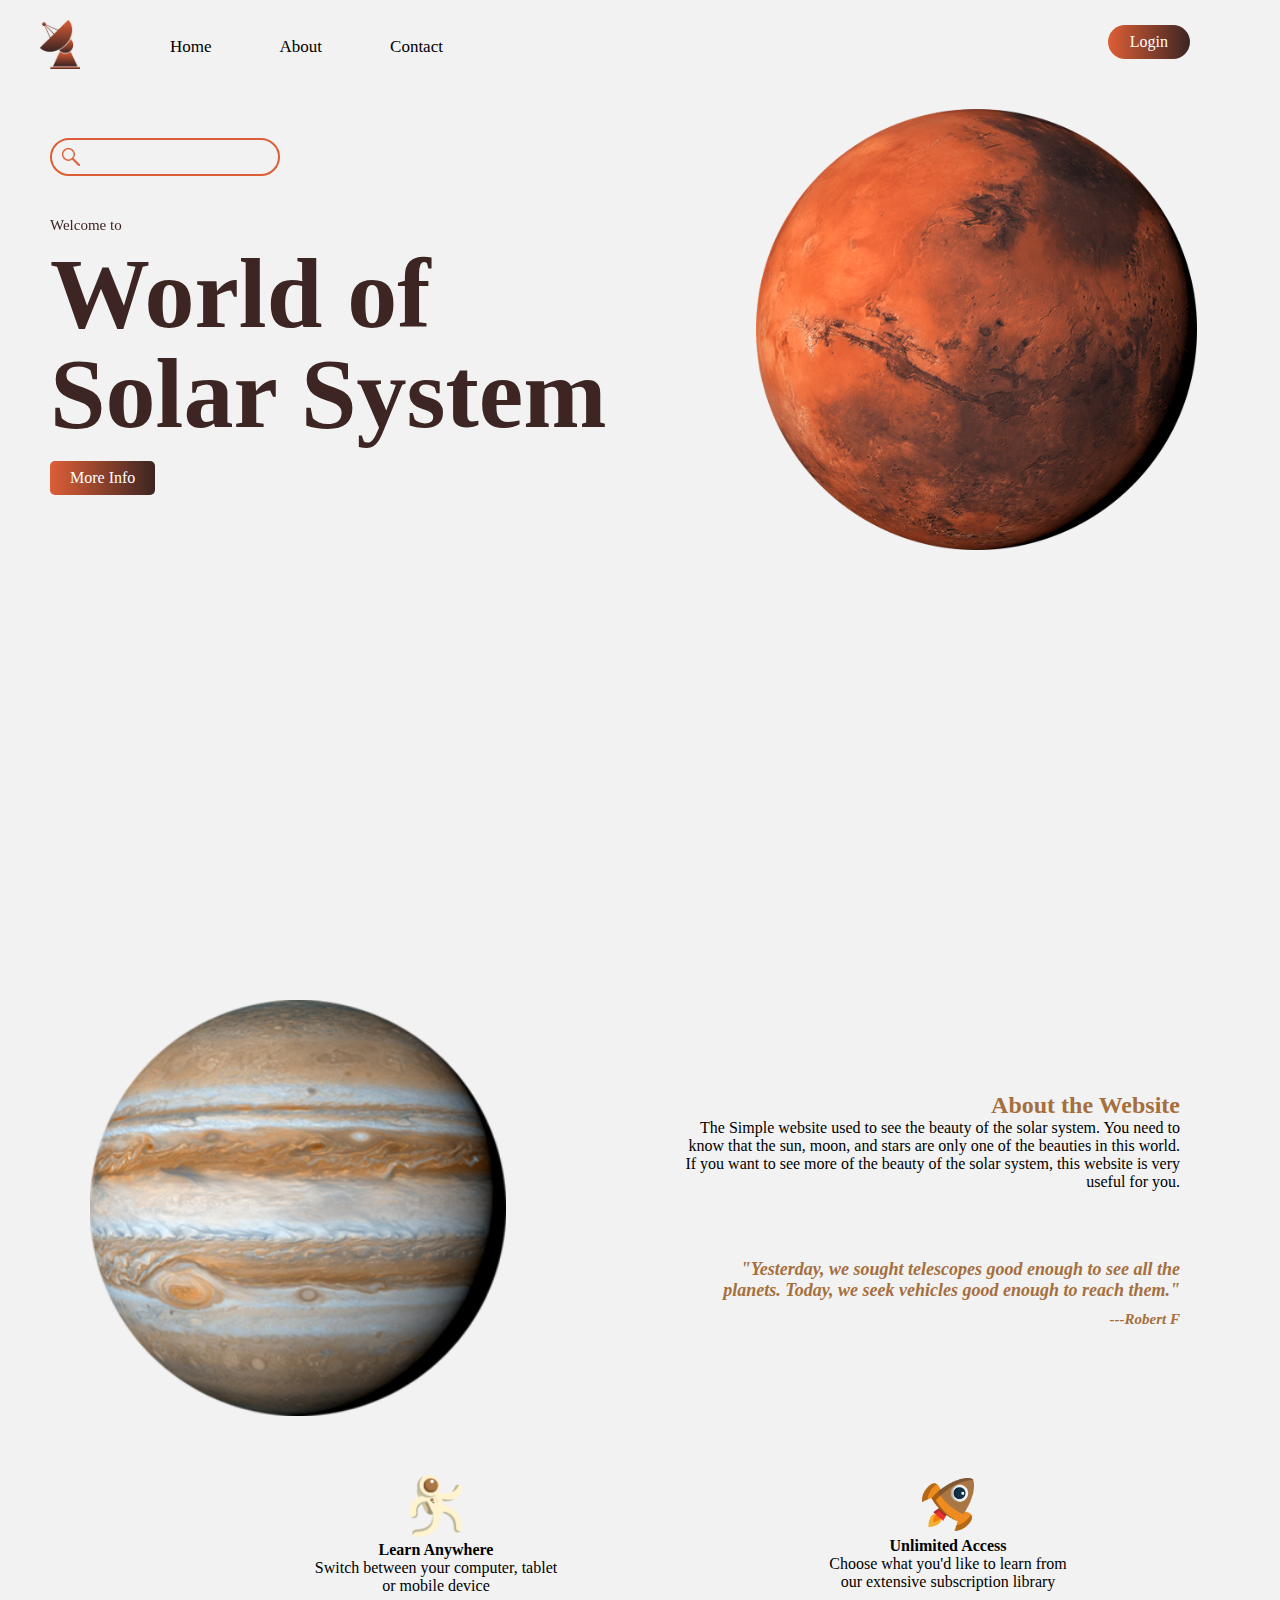
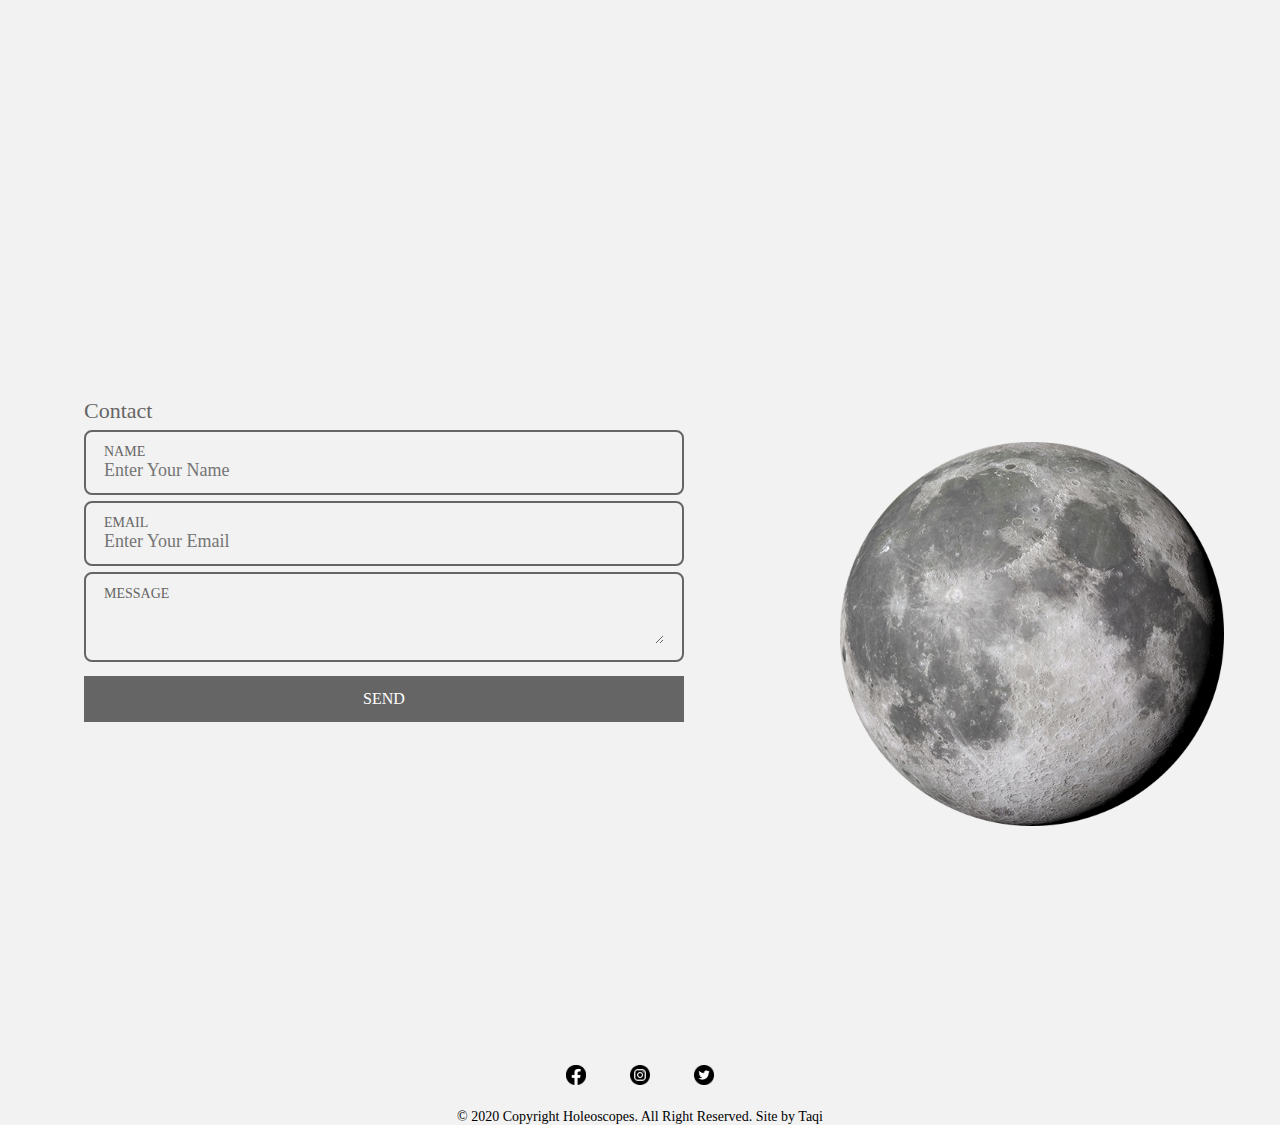
<file: index.html>
<!DOCTYPE html>
<html lang="en" dir="ltr">
  <head>
    <meta charset="UTF-8">
    <meta name="viewport" content="width=device-width, initial-scale=1.0">
    <link rel="stylesheet" href="project.css">
    <title>Holeoscopes</title>
  </head>
  <body>

    <div class="container">

      <section id="header">
        <div class="navbar">
          <div class="logo">
            <img src="images/logo2.png">
          </div>
          <nav>
            <ul>
              <li class="active"><a href="#home">Home</a></li>
              <li><a href="#about">About</a></li>
              <li><a href="#contact">Contact</a></li>
            </ul>
          </nav>
        </div>
      </section>


      <!--home -->
      <section id="home">
        <div class="menu">
          <ul>
            <li><a href="login.html" class="signup-btn"><span>Login</span></a></li>
          </ul>
        <div class="search">
        <img src="images/cari2.png">
        <input type="text">
        </div>
          <div class="col-1">
        <small>Welcome to</small>
        <h1>World of <br>Solar System</h1>
        <div class="button-dimensi">
            <a href="info.html" class="more-btn"><span>More Info</span></a>
        </div>
          </div>
        <div class="col-2">
        <img src="images/mars2.png" class="mars">
        </div>
        </div>
        </div>
            </div>

<!--about -->
<section id="about">
  <div class="about-1">
<img src="images/jupie2.png">
  </div>
  <div class="about-2">
<div class="about-text">
  <h1>About the Website</h1>
  <p>The Simple website used to see the beauty of the solar system. You need to know that the sun, moon, and stars are only one of the beauties
    in this world. If you want to see more of the beauty of the solar system, this website is very useful for you.</p><br>
<h3>"Yesterday, we sought telescopes good enough to see all the planets. Today, we seek vehicles good enough to reach them."</h3>
<h4>---Robert F</h4>
</div>
  </div>
  <div class="feat">
    <div class="feat-col">
<img src="images/astro.png">
<h4>Learn Anywhere</h4>
<p>Switch between your computer, tablet or mobile device</p>
    </div>

    <div class="feat-col">
      <img src="images/roket3.png">
      <h4>Unlimited Access</h4>
      <p>Choose what you'd like to learn from our extensive subscription library</p>
    </div>
  </div>
</section>

<!-- contact -->
<section id="contact">
  <div class="container contact-row">
    <div class="contact-left-col">
<h1>Contact</h1>
<div class="txtb">
  <label>Name</label>
  <input type="text" name="" value="" placeholder="Enter Your Name">
</div>

<div class="txtb">
  <label>Email</label>
  <input type="email" name="" value="" placeholder="Enter Your Email">
</div>

<div class="txtb">
  <label>Message</label>
<textarea></textarea>
</div>
<a class="btn">Send</a>

    </div>
    <div class="contact-right-col">
<img src="images/bulan.png">
<li></li>
    </div>
  </div>
</section>

<!-- footer -->
<section id="footer">
<div class="footer-main">
  <div class="social-links">
  <img src="images/fb2.png">
  <img src="images/ig.png">
  <img src="images/twt.png">
  <p>© 2020 Copyright Holeoscopes. All Right Reserved. Site by Taqi</p>
  </div>
</div>
</section>


  </body>
</html>
</file>
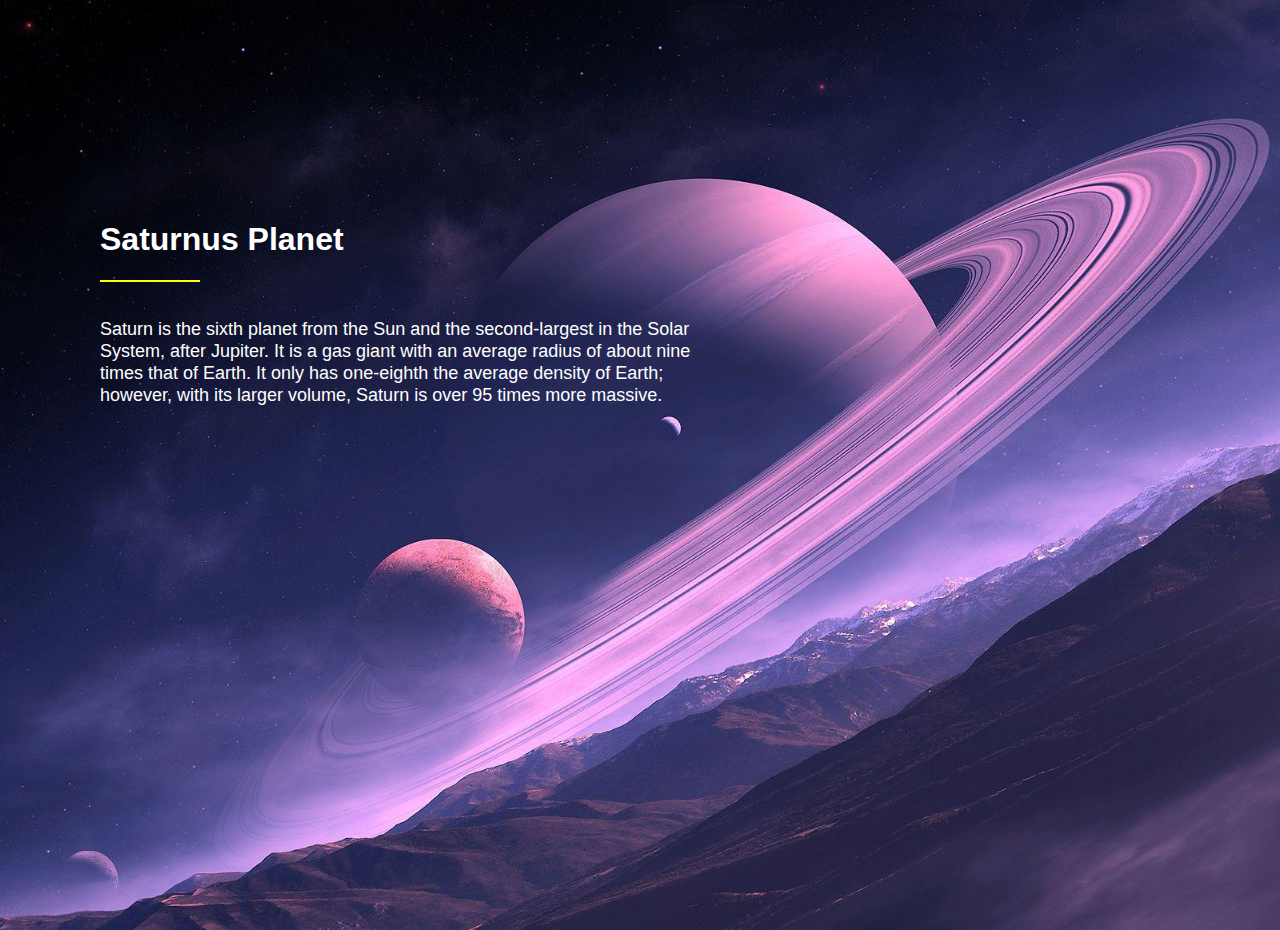
<file: info.html>
<!DOCTYPE html>
<html lang="en" dir="ltr">
  <head>
    <meta charset="utf-8">
    <meta name="viewport" content="width=device-width, initial-scale=1.0">
    <link rel="stylesheet" href="info.css">
    <title>More Info</title>
  </head>
  <body>
    <div class="banner1">
      <img src="images/lunar.jpg">
      <div class="text-box text-box1">
        <span></span>
        <h1>Lunar Eclipse</h1>
        <p>A lunar eclipse occurs when the Moon moves into the Earth's shadow.
           This can occur only when the Sun, Earth, and Moon are exactly or very closely aligned (in syzygy)
           with Earth between the other two, and only on the night of a full moon. The type and length of a
           lunar eclipse depend on the Moon's proximity to either node of its orbit.</p>
      </div>
    </div>

    <div class="banner2">
      <img src="images/milky.jpg">
      <div class="text-box text-box2">
        <span></span>
        <h1>Milky Way</h1>
        <p>The Milky Way is the galaxy that contains our Solar System, with the name describing the galaxy's appearance from Earth: a hazy
          band of light seen in the night sky formed from stars that cannot be individually distinguished by the naked eye</p>
      </div>
    </div>


    <div class="banner3">
      <img src="images/saturnus.jpg">
      <div class="text-box text-box3">
        <span></span>
        <h1>Saturnus Planet</h1>
        <p>Saturn is the sixth planet from the Sun and the second-largest in the Solar System, after Jupiter.
          It is a gas giant with an average radius of about nine times that of Earth.
          It only has one-eighth the average density of Earth; however, with its larger volume, Saturn is over 95 times more massive.</p>
      </div>
    </div>

    

  </body>
</html>
</file>
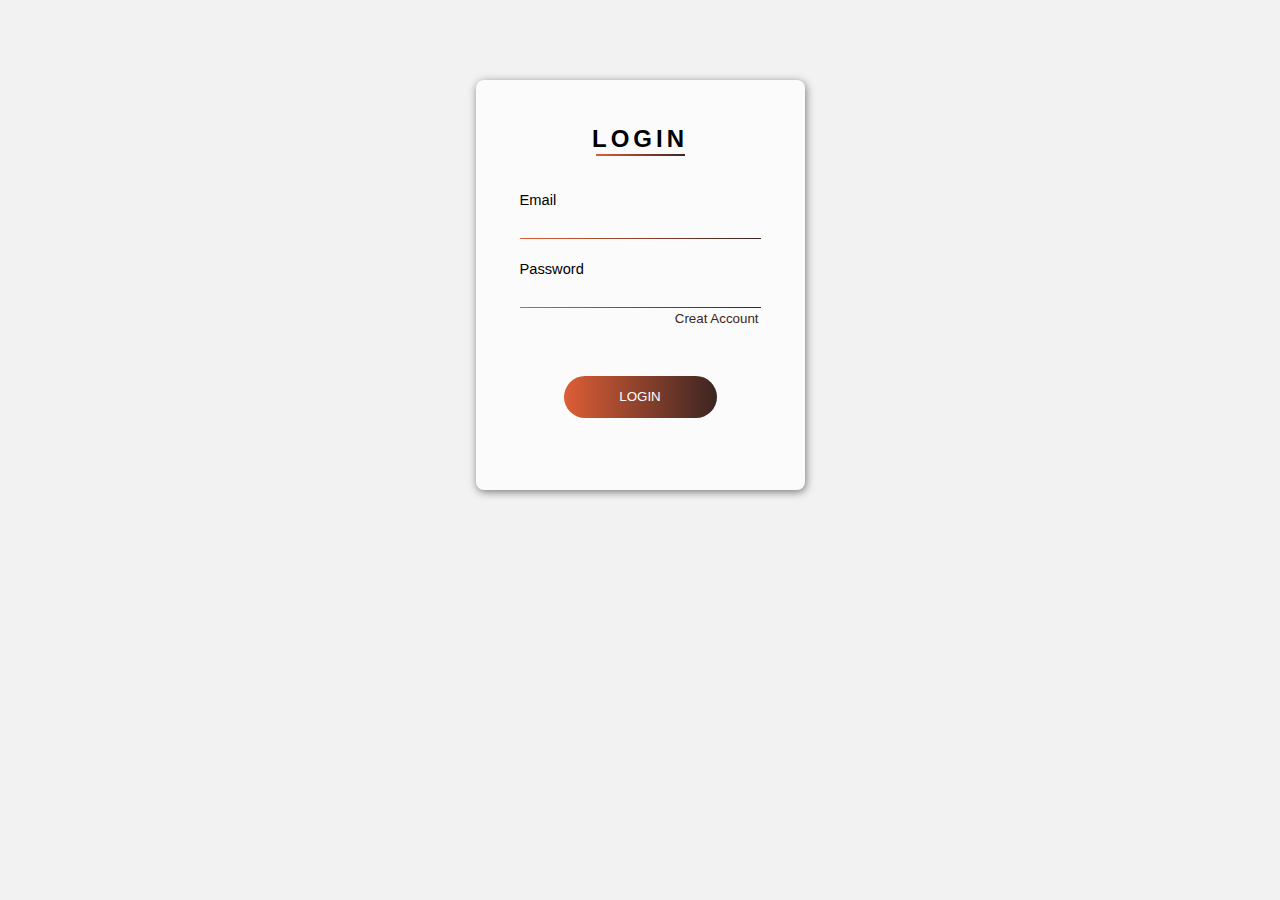
<file: login.html>
<!DOCTYPE html>
<html>

<head>
  <meta charset="utf-8" />
  <meta name="viewport" content="width=device-width, initial-scale=1.0">
  <link rel="stylesheet" href="login.css">
  <title>Login</title>
</head>

<body>
  <div id="card">
    <div id="card-content">
      <div id="card-title">
        <h2>LOGIN</h2>
        <div class="underline-title"></div>
      </div>
      <form method="post" class="form">
        <label for="user-email" style="padding-top:13px">
          Email
          </label>
        <input id="user-email" class="form-content" type="email" name="email" autocomplete="on" required />
        <div class="form-border"></div>
        <label for="user-password" style="padding-top:22px">Password
          </label>
        <input id="user-password" class="form-content" type="password" name="password" required />
        <div class="form-border"></div>
        <a href="#">
          <legend id="forgot-pass">Creat Account</legend>
        </a>
        <input id="submit-btn" type="submit" name="submit" value="LOGIN" />
      </form>
    </div>
  </div>
</body>

</html>
</file>
<file: project.css>
*{
  margin: 0;
  padding: 0;
  font-family:"Century Gothic";
}

.container{
  height: 100vh;
  widht: 100%;
  position:relative;
  background: #f2f2f2;
}
.navbar{
  background: #f2f2f2;
  width: 100%;
  position: fixed;
  display: flex;
  align-items: center;
  margin: auto;
}
.logo img{
  width: 40px;
  cursor: pointer;
  margin: 20px 48px;
  margin-left: 40px;
}
nav ul li{
  list-style: none;
  display: inline-block;
  margin-left: 20px;
  padding: 20px;
}
nav ul li a{
  text-decoration: none;
  color: #000000;
  font-size: 17px;
  padding: 5px 2px;
}
nav ul li a:hover{
  color: #DD5E36;
  border-bottom: 2px solid #DD5E36;
}
.menu li{
  font-size: 16px;
}

.signup-btn{
  top: 25px;
  right: 90px;
  position: absolute;
  text-decoration: none;
  color: #ffffff;
  border: none;
  border-radius: 20px;
  background: linear-gradient(to right, #DD5E36, #3C2522);

}
.signup-btn:hover{
  color: #e6e6e6;
  border: none;
     border-radius: 20px;
     box-shadow: 0px 1px 18px #DD5E36;
}
.signup-btn span{
  display: block;
  padding: 8px 22px;
}

.menu-icon{
 width: 23px;
cursor: pointer;
margin: 30px 0;
top: 4px;
right: 40px;
position: absolute;
}
.search{
  width: 230px;
  display: flex;
  align-items:center;
  margin-left: 50px;
  margin-top: 120px;
  box-sizing: border-box;
  padding: 8px 15px;
  border: 2px solid #DD5E36;
  border-radius: 20px;
}
.search img{
  height: 18px;
  margin-left: -5px;
  cursor: pointer;
}
.search input{
  width: 100%;
  outline: none;
  border: 0;
  color: #000000;
  background: transparent;
  font-size: 15px;
  margin-left: 8px;
}

.row{
  display: flex;
  justify-content: space-between;
  margin: 20px 0;

}
.col-1{
  position: relative;
  margin-left: 50px;
  margin-top: 40px;
}
.col-1 small{
  font-size: 15px;
  color: #3C2522;
}
.col-1 h1{
  font-size: 100px;
  margin: 10px 0 30px;
  line-height: 100px;
    color: #3C2522;
}

.more-btn{
  top: 245px;
  position: absolute;
  text-decoration: none;
  color: #ffffff;
  background: linear-gradient(to right, #DD5E36, #3C2522);
  border-radius: 5px;
}
.more-btn span{
  display: block;
  padding: 8px 20px;
}
.more-btn:hover{
  color: #e6e6e6;
  border: none;
     border-radius: 20px;
     box-shadow: 0px 1px 18px #DD5E36;
}

.col-2{
  position: relative;
  margin-top: -50px;
  margin-right: 20px;
  flex-basis: 100%
  display: flex;
  align-items: center;
}
.mars{
  width: 35%;
  margin-top: -25%;
  margin-left: 60%;

}

/*---about---*/

#about{
  background: #f2f2f2;
  padding: 100px 0;
  display: flex;
  align-items: center;
  flex-wrap: wrap;
}
.about-1{
  flex-basis: 50%;
}
.about-1 img{
  width: 65%;
  margin-left: 90px;
}
.about-2{
  flex-basis: 50%;
  text-align: right;
}
.about-text{
  max-width: 500px;
  margin-right: 100px;
  display: inline-block;
}
.about-text h1{
  font-size: 24px;
  color: #A56F3D;
}
.about-text h3{
  margin: 50px 0 10px;
  font-size: 18px;
  font-style: italic;
  color: #A56F3D;
}
.about-text h4{
  font-size: 15px;
  font-style: italic;
  color: #A56F3D;
}

.feat{
  padding-top: 50px;
  padding-bottom: 50px;
  width: 80%;
  margin-top: 5px;
  margin-left: 180px;
  display: flex;
  align-items: center;
  justify-content: space-around;
  flex-wrap: wrap;
}
.feat-col{
  flex-basis: 25%;
  text-align: center;
}
.feat-col img{
  width: 20%;
}


/*---contact---*/
.contact-row{
  background: #f2f2f2;
  display: flex;
  align-items: center;
  flex-wrap: wrap;
}
.contact-left-col, .contact-right-col{
  flex: 50%;
}
.contact-right-col{
  width: 100%;
}
.contact-right-col img{
  width: 30%;
  margin-left: 840px;
  margin-top: 100px;
}
.contact-left-col{
  width: 85%;
  max-width: 600px;
  position: absolute;
  margin-top: 100px;
  top: 35%;
  left: 30%;
  transform:translate(-50%, -50%);
  padding: 30px 40px;
  text-align: center;
}
.contact-left-col h1{
  margin-top: 0;
  margin-right: 93%;
  font-weight: 200;
  color: #666565;
  font-size: 22px;
}
.txtb{
  border: 2px solid #666565;
  margin: 6px 0;
  padding: 12px 18px;
  border-radius: 8px;
}
.txtb label{
  display: block;
  text-align: left;
  color:#666565;
  text-transform: uppercase;
  font-size: 14px;
}
.txtb input, .txtb textarea{
  width: 100%;
  border: none;
  background: none;
  outline: none;
  font-size: 18px;
  margin-right: 6px;
}
.btn{
  display: inline-block;
  background: #666565;
  padding: 14px 0;
  color: #ffff;
  text-transform: uppercase;
  cursor: pointer;
  margin-top: 8px;
  width: 100%;
}
.btn:hover{
  background: #E4DEE2;
  color: #000000;
}

/*---footer---*/
.footer-main{
  background: #f2f2f2;
}
.social-links img{
  height: 20px;
  margin: 20px;
  cursor: pointer;
}
.social-links{
  text-align: center;
}
.social-links p{
  font-size: 14px;
}
html{
  scroll-behavior: smooth;
}
@media screen and (max-width: 1080px) {
	.container {
	width: 100%;
}

@media screen and (max-width: 780px) {
  .header,
  .footer-main{
  text-align: center;
}

@media (min-width: 720px) and (max-width: 992px) {
  .container {
  width: 100%;
}
</file>
<file: info.css>
body{
  padding: 0;
  margin: 0;
  font-family: 'Raleway', sans-serif;
  overflow: hidden;
}

.banner1, .banner2, .banner3{
  height: 100vh;
  width: 100%;
  position: absolute;
  left: 0;
  top: 0;
}
img{
  width: 120%;
  position: absolute;
  left: 50%;
  top: 50%;
  transform: translate(-50%, -50%);
  animation: zoom-out 6s linear infinite;
}

@keyframes zoom-out {
  100%{
    width: 100%;
  }
}

.text-box{
  width: 600px;
  position: absolute;
  top: 200px;
  left: 100px;
  color: #ffff;
}
.text-box1{
  animation: textup 12s linear infinite;
  transform: translateY(100px);
}

.text-box h1{
  margin-bottom: 40px;
}
.text-box p{
  font-size: 18px;
  line-height: 22px;
  margin-top: 60px;
}
.text-box span{
  background: #ffff00;
  height: 2px;
  width: 100px;
  position: absolute;
  top: 80px;
  left: 0;
}
.banner1{
  animation: slide1 19s linear infinite;
}
.banner2{
  animation: slide2 19s linear infinite;
}
.banner3{
  animation: slide3 19s linear infinite;
}
@keyframes slide1 {
  0%{
    visibility: visible;
  }
  25%{
    visibility: hidden;
  }
  50%{
    visibility: hidden;
  }
  75%{
    visibility: hidden;
  }
  100%{
    visibility: visible;
  }
}

@keyframes slide3 {
  0%{
    visibility: hidden;
  }
  25%{
    visibility: hidden;
  }
  50%{
    visibility: visible;
  }
  75%{
    visibility: hidden;
  }
  100%{
    visibility: hidden;
  }
}

@keyframes slide2 {
  0%{
    visibility: hidden;
  }
  25%{
    visibility: hidden;
  }
  50%{
    visibility: visible;
  }
  75%{
    visibility: visible;
  }
  100%{
    visibility: hidden;
  }
}

@keyframes textup {
  10%{
    transform: translateY(0px);
  }
  100%{
    transform: translateY(0px);
  }
}
.text-box1{
  animation-delay: 0s;
}

@media screen and (max-width: 780px){
  .banner1, .banner2, banner.3{
    width: 100%;
    display: block;
    padding-top: 75px;
  }
}
</file>
<file: login.css>
a {
  text-decoration: none;
}
body {
  background: #f2f2f2;
  background-repeat: no-repeat;
  height: 560px;
}
label {
  font-family: "Raleway", sans-serif;
  font-size: 11pt;
}
#forgot-pass {
  color: #3C2522;
  font-family: "Raleway", sans-serif;
  font-size: 10pt;
  margin-top: 3px;
  text-align: right;
}
#card {
  background: #fbfbfb;
  border-radius: 8px;
  box-shadow: 1px 2px 8px rgba(0, 0, 0, 0.50);
  height: 410px;
  margin: 80px auto 120px auto;
  width: 329px;
}
#card-content {
  padding: 12px 44px;
}
#card-title {
  font-family: "Raleway Thin", sans-serif;
  letter-spacing: 4px;
  padding-bottom: 23px;
  padding-top: 13px;
  text-align: center;
}
#signup {
  color: #3C2522;
  font-family: "Raleway", sans-serif;
  font-size: 10pt;
  margin-top: 16px;
  text-align: center;
}
#submit-btn {
  background: -webkit-linear-gradient(left, #DD5E36, #3C2522);
  border: none;
  border-radius: 21px;
  cursor: pointer;
  color: white;
  font-family: "Raleway SemiBold", sans-serif;
  height: 42.3px;
  margin: 0 auto;
  margin-top: 50px;
  transition: 0.25s;
  width: 153px;
}
#submit-btn:hover {
  color: #000000;
  box-shadow: 0px 1px 18px #DD5E36;
}
.form {
  align-items: left;
  display: flex;
  flex-direction: column;
}
.form-border {
  background: -webkit-linear-gradient(left, #DD5E36, #3C2522);
  height: 1px;
  width: 100%;
}
.form-content {
  background: #fbfbfb;
  border: none;
  outline: none;
  padding-top: 14px;
}
.underline-title {
  background: -webkit-linear-gradient(left, #DD5E36, #3C2522);
  height: 2px;
  margin: -19px auto 0 auto;
  width: 89px;
}
</file>
